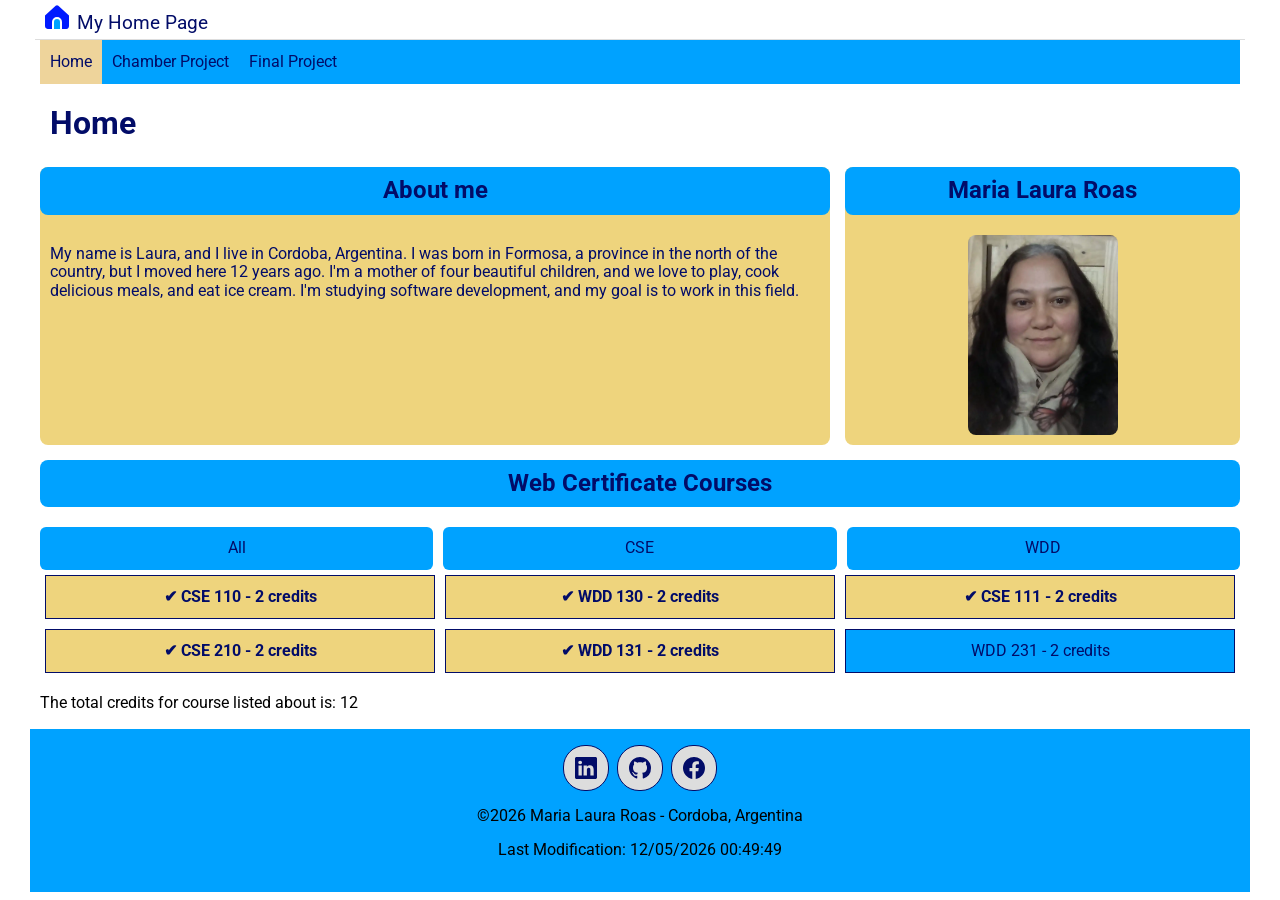
<file: index.html>
<!DOCTYPE html>
<html lang="en">
<head>
    <meta charset="UTF-8">
    <meta name="viewport" content="width=device-width, initial-scale=1.0">
    <title>WDD231 - Web Fronted Development I - Maria Laura Roas - Home Page</title>
    <meta name="description" content="WDD231 - Web Fronted Development - Maria Laura Roas- Home Page">
    <meta name="author" content="Maria Laura Roas">
    <meta property="og:title" content="Homepage-Maria Laura Roas">
    <meta property="og:description" content="Welcome to my home page">
    <meta property="og:url" content="https://roasmarialaura.github.io/wdd231/index.html">
    <meta property="og:image" content="images/homepage.jpg">
    <link rel="stylesheet" href="styles/normalize.css">
    <link rel="stylesheet" href="styles/home-page-small.css"/>
    <link rel="stylesheet" href="styles/home-page-larger.css"/>
    <script src="scripts/navigation.js" defer></script>
    <script src="scripts/date.js" defer></script>
    <script src="scripts/course.js" defer></script>
    <link rel="preconnect" href="https://fonts.googleapis.com">
    <link rel="preconnect" href="https://fonts.gstatic.com" crossorigin>
    <link href="https://fonts.googleapis.com/css2?family=Roboto:wght@400;700&display=swap" rel="stylesheet">
</head>
<body>
    <header>
        <img src="images/home.svg" alt="site logo" width="512" height="512">
        <span>My Home Page</span>
        <button id="nav-button" class="hamburger" aria-label="navigation"></button>
    </header>
    <nav id="nav-bar" class="navigation">
        <ul>
           <li class="current"><a href="#">Home</a></li>
           <li><a href="#">Chamber Project</a></li>
           <li><a href="#">Final Project</a></li>
        </ul>
    </nav>
    <main class="container">
        <h1>Home</h1>
        <section class="card-about">
            <h2>About me</h2>
            <p>
                My name is Laura, and I live in Cordoba, Argentina. I was born in Formosa, 
                a province in the north of the country, but I moved here 12 years ago. 
                I'm a mother of four beautiful children, and we love to play, cook delicious meals, and eat ice cream. 
                I'm studying software development, and my goal is to work in this field.
            </p>

        </section>
        <section class="card-photo">
            <h2>Maria Laura Roas</h2>
            <div class="photo">
                <img src="images/my-photo.webp" alt="Maria Laura Roas" class="image">
            </div>    
        </section>
        <section class="card-courses">
            <h2>Web Certificate Courses</h2>
            <div class="buttons">
                <button id="all">All</button>
                <button id="cse">CSE</button>
                <button id="wdd">WDD</button>
            </div>
            <div id="courses" class="courses"></div>
            <p>The total credits for course listed about is: <span id="credits"></span></p>
            <dialog id="course-details"></dialog>
        </section>

    </main>
    <footer>
        <div class="social">
            <a href="https://www.linkedin.com/in/maria-laura-roas-2675a4381" target="_blank"><img src="images/linkedin.svg" alt="linkedin" width="16" height="16"></a>
            <a href="https://github.com/roasmarialaura" target="_blank"><img src="images/github.svg" alt="github" width="16" height="16"></a>
            <a href="https://www.facebook.com/marialaura.roas" target="_blank"><img src="images/facebook.svg" alt="facebook" width="16" height="16"></a>
        </div>
        <p>
            <span id="currentYear"></span>
            Maria Laura Roas - Cordoba, Argentina
        </p>
        <p>
            <span id="lastModified"></span> 
        </p>
    </footer>   
</body>
</html>
</file>
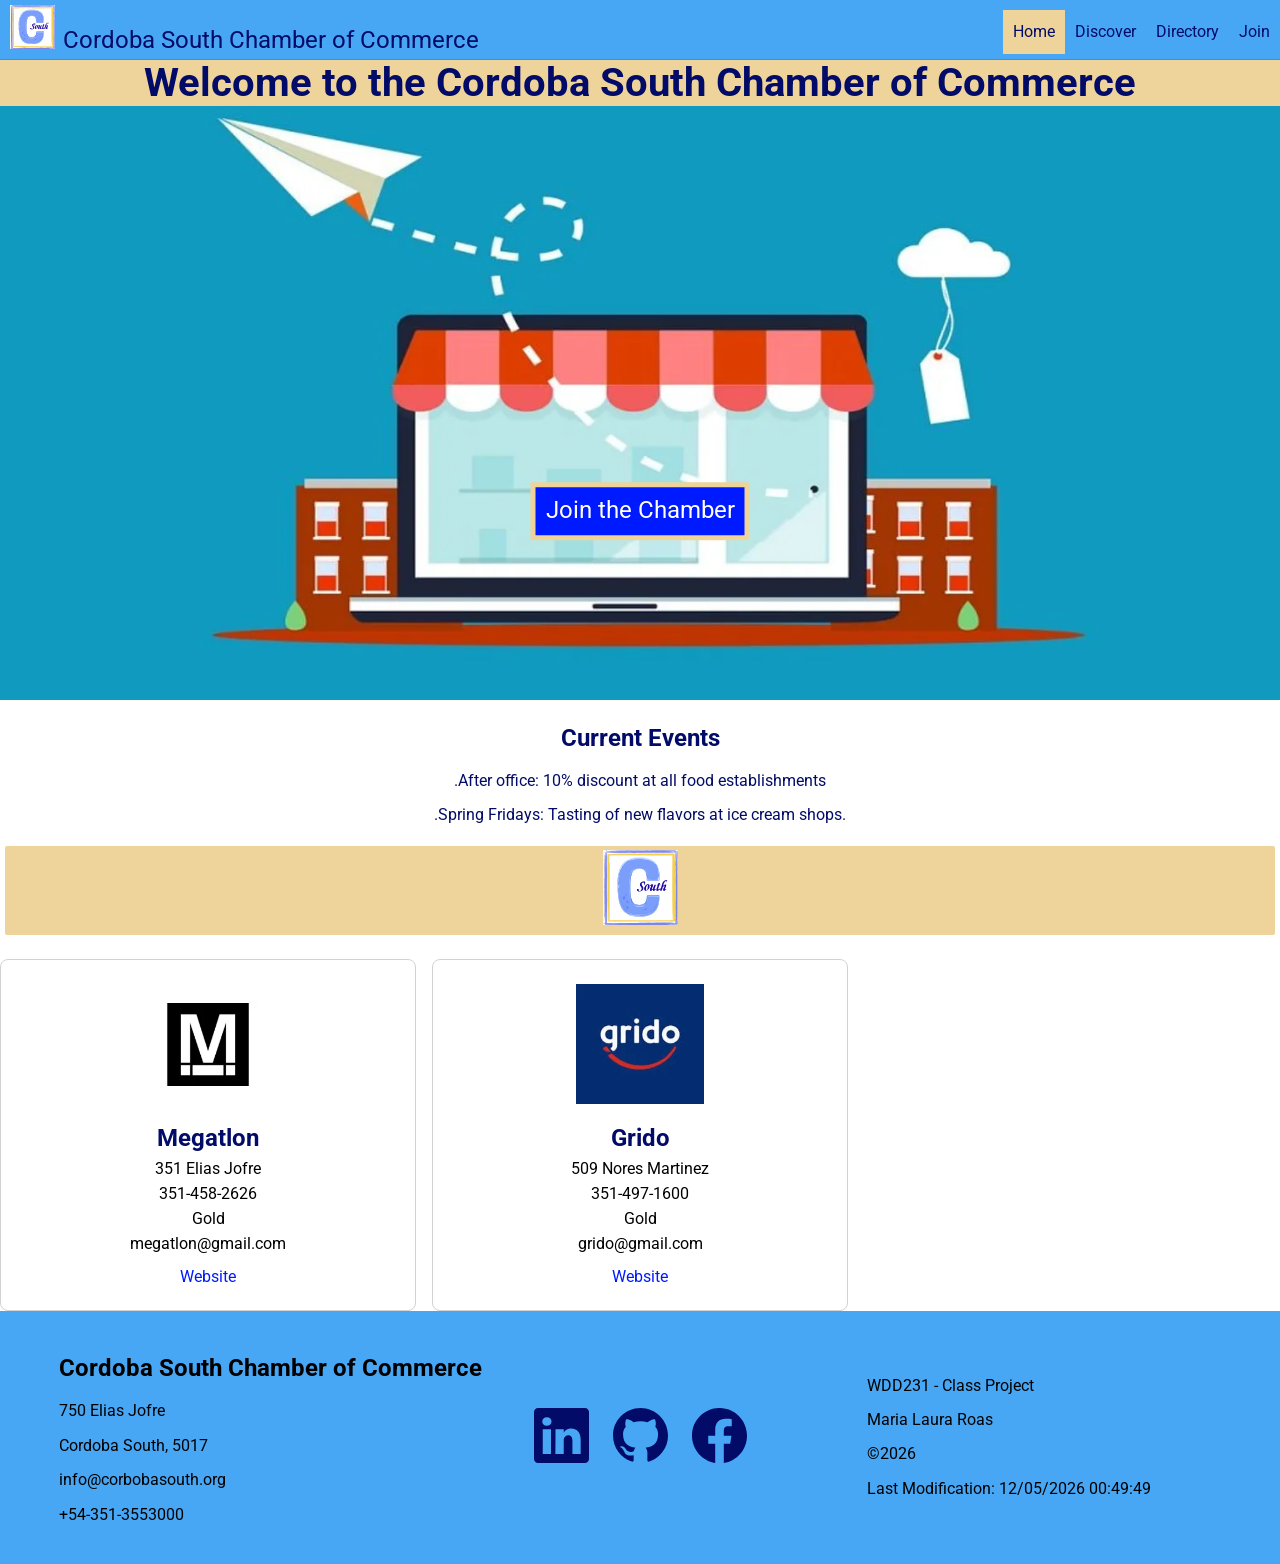
<file: chamber/index.html>
<!DOCTYPE html>
<html lang="en">
<head>
    <meta charset="UTF-8">
    <meta name="viewport" content="width=device-width, initial-scale=1.0">
    <title>Chamber Home Page</title>
    <meta name="description" content="WDD231 - Web Fronted Development I - Maria Laura Roas- Home Page">
    <meta name="author" content="Maria Laura Roas">
    <meta property="og:title" content="Home page of the Cordoba South Chamber of Commerce">
    <meta property="og:description" content="Discover the best local businesses, attractions, events, and opportunities in the southern area of Cordoba city.">
    <meta property="og:url" content="http://127.0.0.1:5500/chamber/index.html#">
    <meta property="og:image" content="https://roasmarialaura.github.io/wdd231/chamber/images/hero5-large.webp">
    
    <link rel="stylesheet" href="styles/normalize.css">
    <link rel="preconnect" href="https://fonts.googleapis.com">
    <link rel="preconnect" href="https://fonts.gstatic.com" crossorigin>
    <link href="https://fonts.googleapis.com/css2?family=Roboto:wght@400;700&display=swap" rel="stylesheet">

    <link rel="stylesheet" href="styles/chamber-small.css">
    <link rel="stylesheet" href="styles/medium.css">
    <link rel="stylesheet" href="styles/chamber-larger.css">
    <script src="scripts/navigation.js" defer></script>
    <script src="scripts/date.js" defer></script>
    <script src="scripts/home.js" defer></script>
    <script src="scripts/weather.js" defer></script>
    <link rel="icon" href="favicon.ico">

</head>
<body>
    <header>
        <img src="images/logo.svg" alt="site logo" width="45" height="45">
        <span>Cordoba South Chamber of Commerce</span>
        <button id="nav-button" class="hamburger" aria-label="navigation"></button>
    
        <nav id="nav-bar" class="navigation">
            <ul>
            <li class="current"><a href="#">Home</a></li>
            <li><a href="discover.html">Discover</a></li>
            <li><a href="directory.html">Directory</a></li>
            <li><a href="join.html">Join</a></li>
            </ul>
        </nav>
    </header>
    <main>
        <section class="hero">
            <h1>Welcome to the Cordoba South Chamber of Commerce</h1>
            <picture>
                <source srcset="images/hero5-large.webp" media="(min-width: 1000px)">
                <source srcset="images/hero5-medium.webp" media="(min-width: 550px)">
                <img src="images/hero5-small.webp" alt="Cordoba Chamber of Commerce" width="500" height="250">
            </picture>
            <button id="join">Join the Chamber</button>
        </section>
        <section class="current-events">
            <h2>Current Events</h2>
            <p>.After office: 10% discount at all food establishments</p>
            <p>.Spring Fridays: Tasting of new flavors at ice cream shops.</p>
        </section>

        <section class="card-weather">
            <div id="weather">
                <h2 id="town"></h2>
                <img id="graphic" src="images/logo.svg" alt="">
                <p id="description"></p>
                <p id="temperature"></p>
            </div>
            <div id="forecast"></div>
        </section>
	    <section class="spotlights">
            <article class="grid-spotlights"></article>
        </section>
        
    </main>
    <footer>
        <div class="footer-container">
            <section class="contact">
                <h2>Cordoba South Chamber of Commerce</h2>
                <p>750 Elias Jofre</p>
                <p>Cordoba South, 5017</p>
                <p>info@corbobasouth.org</p>
                <p>+54-351-3553000</p>
            </section>
            <section class="social">
                <a href="https://www.linkedin.com/in/maria-laura-roas-2675a4381" target="_blank"><img src="images/linkedin.svg" alt="linkedin" width="16" height="16"></a>
                <a href="https://github.com/roasmarialaura" target="_blank"><img src="images/github.svg" alt="github" width="16" height="16"></a>
                <a href="https://www.facebook.com/marialaura.roas" target="_blank"><img src="images/facebook.svg" alt="facebook" width="16" height="16"></a>
            </section>
            <section class="info">
                <p>WDD231 - Class Project</p>
                <p>Maria Laura Roas</p>
                <p>    
                    <span id="currentYear"></span>                           
                </p>
                <p>
                    <span id="lastModified"></span> 
                </p>
            </section>
        </div>
           
    </footer>

</body>
</html>
</file>
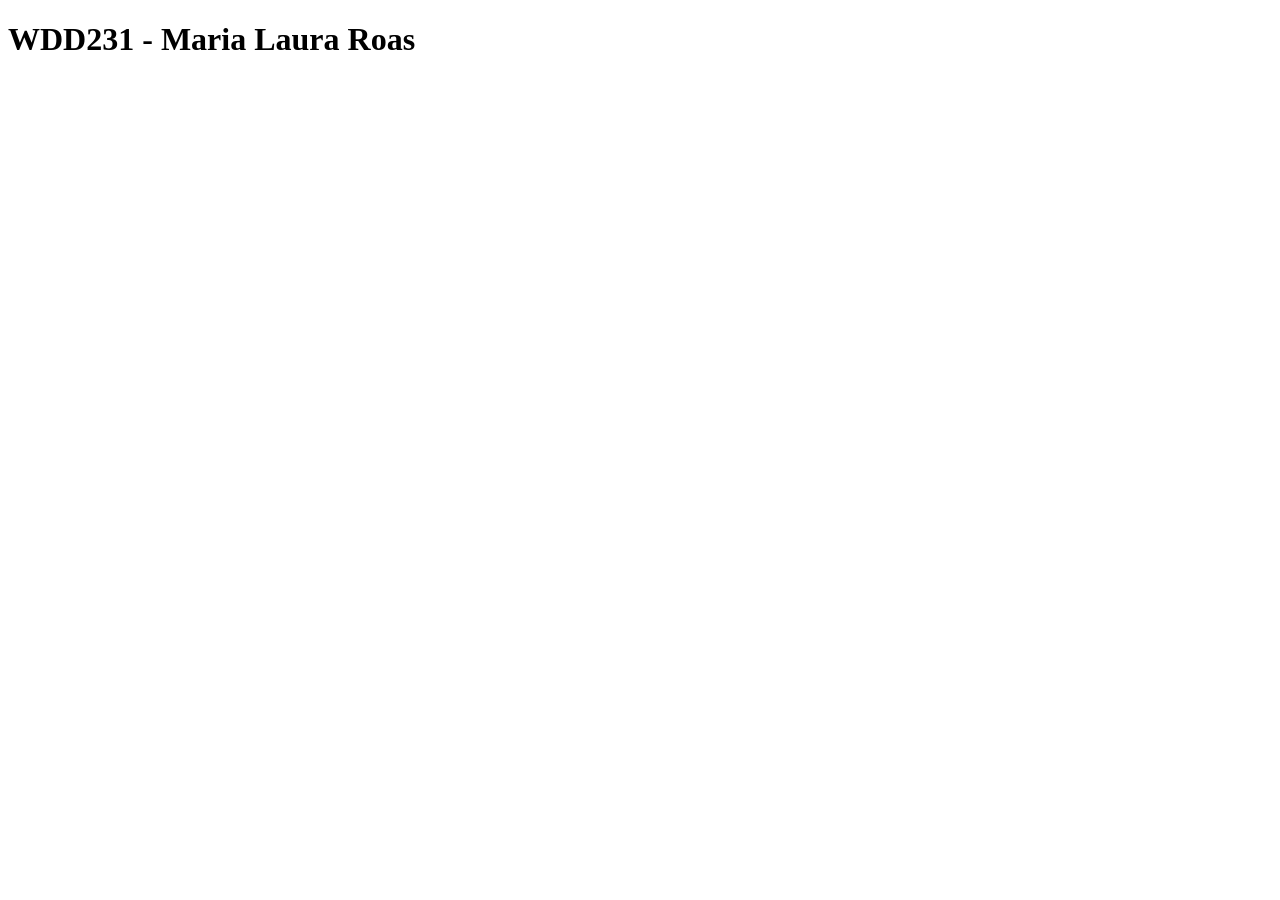
<file: demo.html>
<!DOCTYPE html>
<html lang="en">
<head>
    <meta charset="UTF-8">
    <meta name="viewport" content="width=device-width, initial-scale=1.0">
    <title>WDD231</title>
</head>
<body>
    <H1>WDD231 - Maria Laura Roas</H1>
</body>
</html>
</file>
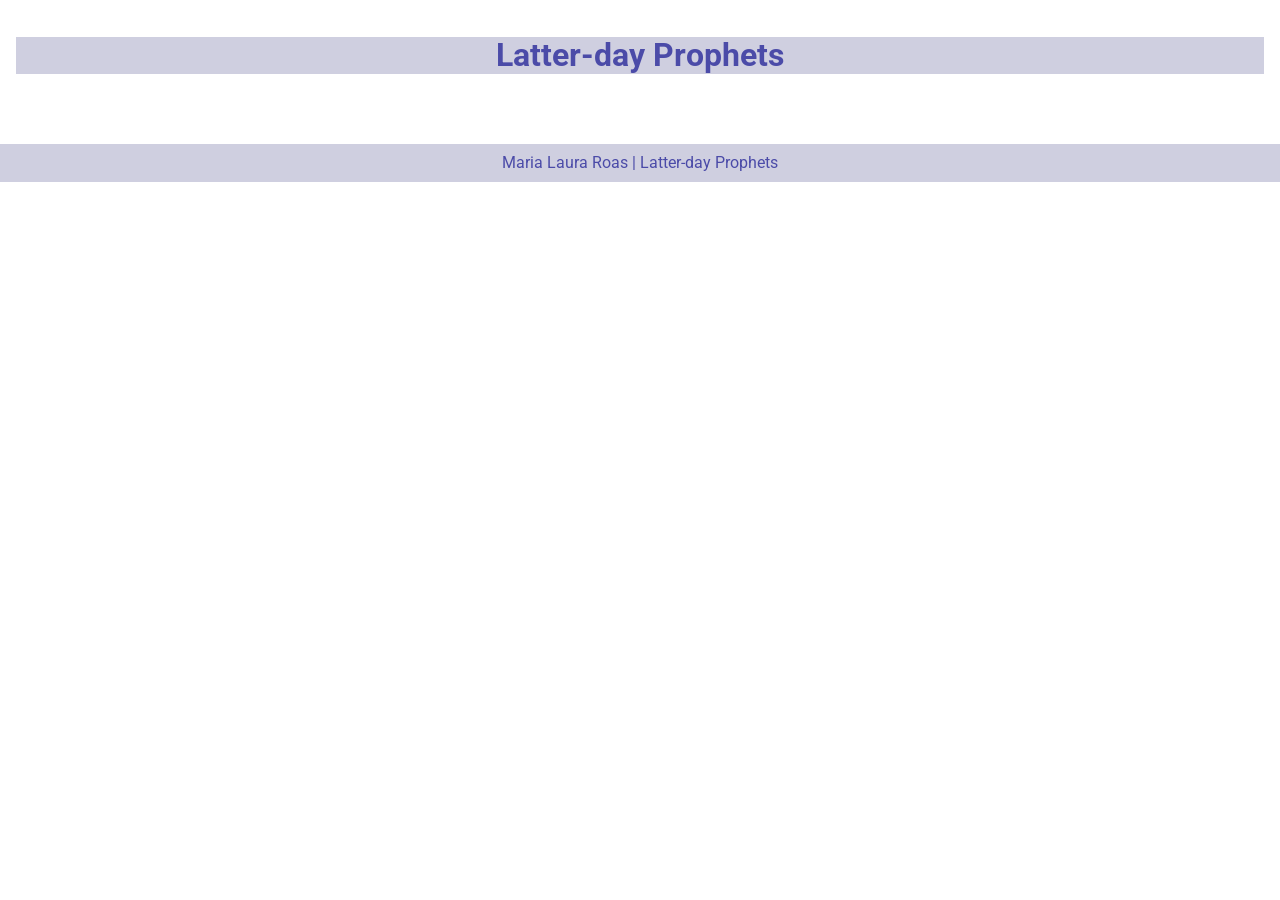
<file: prophets.html>
<!DOCTYPE html>
<html lang="en">
<head>
    <meta charset="UTF-8">
    <meta name="viewport" content="width=device-width, initial-scale=1.0">
    <title>Prophets</title>
    <meta name="description" content="WDD231 - Web Fronted Development - Maria Laura Roas- Prophets">
    <meta name="author" content="Maria Laura Roas">
    <link rel="stylesheet" href="styles/normalize.css">
    <link rel="stylesheet" href="styles/prophets.css"/>
    <script src="scripts/prophets.js" defer></script>
    <link rel="preconnect" href="https://fonts.googleapis.com">
    <link rel="preconnect" href="https://fonts.gstatic.com" crossorigin>
    <link href="https://fonts.googleapis.com/css2?family=Roboto:wght@400;700&display=swap" rel="stylesheet">
</head>
<body>
    <header>
  <h1>Latter-day Prophets</h1>
</header>
<main>
  <div id="cards"></div>
</main>
<footer>
  Maria Laura Roas | Latter-day Prophets
</footer>
    
</body>
</html>
</file>
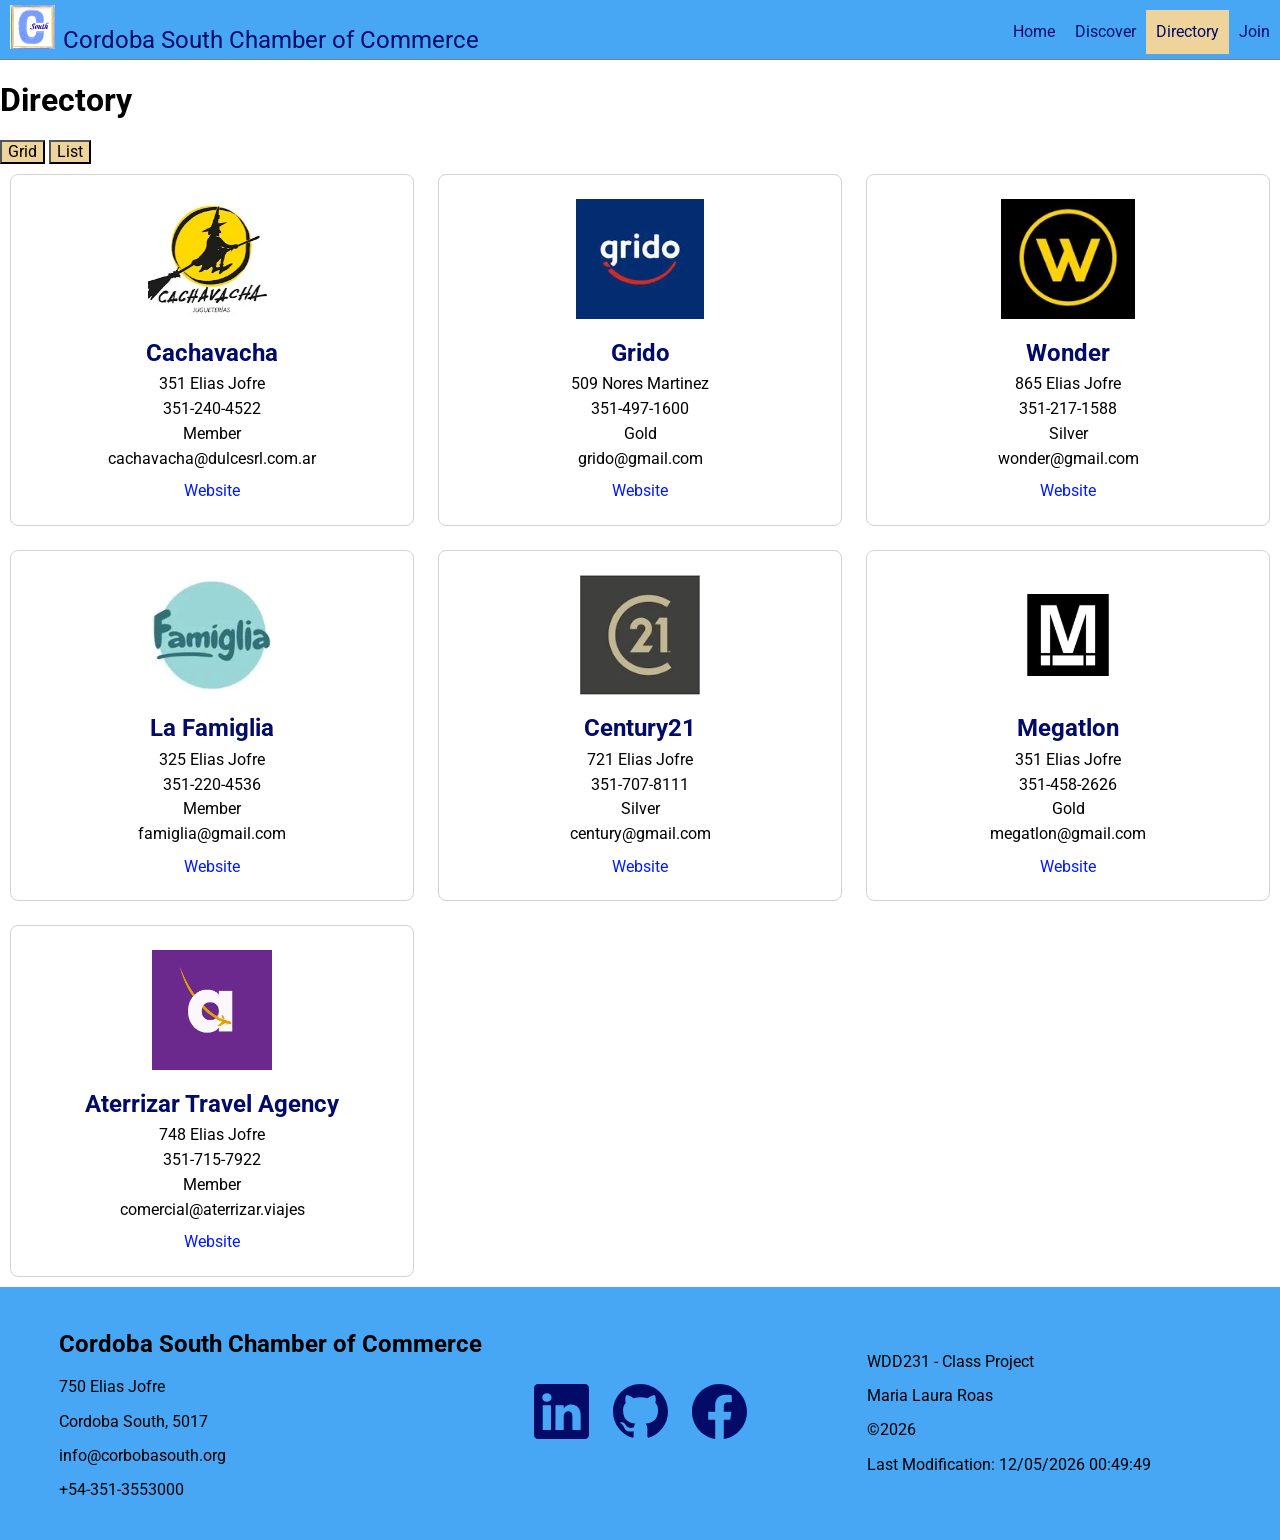
<file: chamber/directory.html>
<!DOCTYPE html>
<html lang="en">
<head>
    <meta charset="UTF-8">
    <meta name="viewport" content="width=device-width, initial-scale=1.0">
    <title>Chamber Directory Page</title>
    <meta name="description" content="WDD231 - Web Fronted Development I - Maria Laura Roas- Home Page">
    <meta name="author" content="Maria Laura Roas">
    <meta property="og:title" content="Directory page">
    <meta property="og:description" content="Visit the best stores in the southern area of ​​Cordoba, check out their prices and offers.">
    <meta property="og:url" content="http://127.0.0.1:5500/chamber/directory.html">
    <meta property="og:image" content="https://roasmarialaura.github.io/wdd231/chamber/directory.html">
    
    <link rel="stylesheet" href="styles/normalize.css">
    <link rel="preconnect" href="https://fonts.googleapis.com">
    <link rel="preconnect" href="https://fonts.gstatic.com" crossorigin>
    <link href="https://fonts.googleapis.com/css2?family=Roboto:wght@400;700&display=swap" rel="stylesheet">
    <link rel="stylesheet" href="styles/chamber-small.css">
    <link rel="stylesheet" href="styles/chamber-larger.css">
    <script src="scripts/navigation.js" defer></script>
    <script src="scripts/date.js" defer></script>
    <script src="scripts/directory.js" defer></script>
    <link rel="icon" href="favicon.ico">

    
</head>
<body>
    <header>
        <img src="images/logo.svg" alt="site logo" width="45" height="45">
        <span>Cordoba South Chamber of Commerce</span>
        <button id="nav-button" class="hamburger" aria-label="navigation"></button>
    
        <nav id="nav-bar" class="navigation">
            <ul>
            <li><a href="index.html">Home</a></li>
            <li><a href="discover.html">Discover</a></li>
            <li class="current"><a href="#">Directory</a></li>
            <li><a href="join.html">Join</a></li>
            </ul>
        </nav>
    </header>
    <main>
        <h1>Directory</h1>
	    <div class="menu">
		    <button id="grid">Grid</button>
		    <button id="list">List</button>
	    </div>
        <article class="grid"></article>
    </main>
    <footer>
        <div class="footer-container">
            <section class="contact">
                <h2>Cordoba South Chamber of Commerce</h2>
                <p>750 Elias Jofre</p>
                <p>Cordoba South, 5017</p>
                <p>info@corbobasouth.org</p>
                <p>+54-351-3553000</p>
            </section>
            <section class="social">
                <a href="https://www.linkedin.com/in/maria-laura-roas-2675a4381" target="_blank"><img src="images/linkedin.svg" alt="linkedin" width="16" height="16"></a>
                <a href="https://github.com/roasmarialaura" target="_blank"><img src="images/github.svg" alt="github" width="16" height="16"></a>
                <a href="https://www.facebook.com/marialaura.roas" target="_blank"><img src="images/facebook.svg" alt="facebook" width="16" height="16"></a>
            </section>
            <section class="info">
                <p>WDD231 - Class Project</p>
                <p>Maria Laura Roas</p>
                <p>    
                    <span id="currentYear"></span>                           
                </p>
                <p>
                    <span id="lastModified"></span> 
                </p>
            </section>
        </div>
           
    </footer>

</body>
</html>
</file>
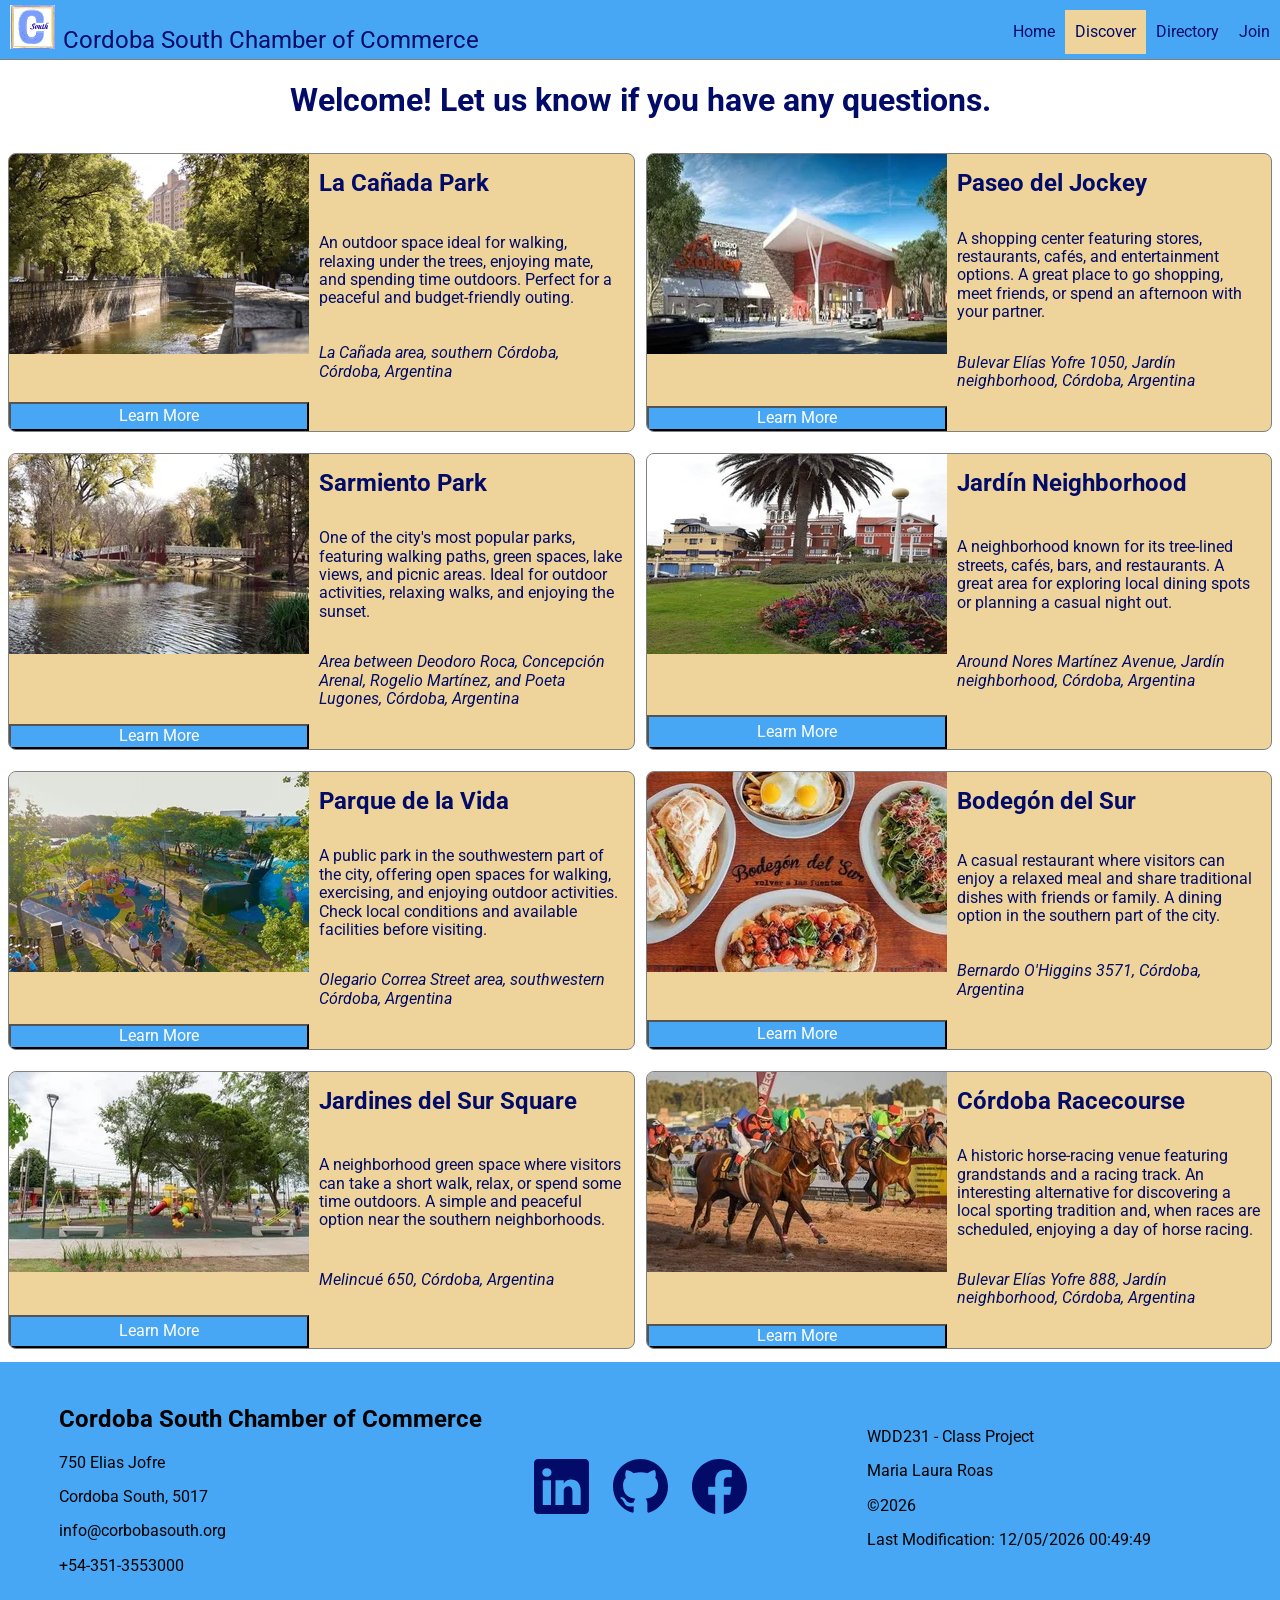
<file: chamber/discover.html>
<!DOCTYPE html>
<html lang="en">
<head>
    <meta charset="UTF-8">
    <meta name="viewport" content="width=device-width, initial-scale=1.0">
    <title>Chamber Discover Page</title>
    <meta name="description" content="WDD231 - Web Fronted Development I - Maria Laura Roas- Discover Page">
    <meta name="author" content="Maria Laura Roas">
    <meta property="og:title" content="Discover page">
    <meta property="og:description" content="Discover the most fun activities in the southern area of Cordoba city.">
    <meta property="og:url" content="http://127.0.0.1:5500/chamber/discover.html">
    <meta property="og:image" content="https://roasmarialaura.github.io/wdd231/chamber/discover.html">
    
    <link rel="stylesheet" href="styles/normalize.css">
    <link rel="preconnect" href="https://fonts.googleapis.com">
    <link rel="preconnect" href="https://fonts.gstatic.com" crossorigin>
    <link href="https://fonts.googleapis.com/css2?family=Roboto:wght@400;700&display=swap" rel="stylesheet">

    <link rel="stylesheet" href="styles/chamber-small.css">
    <link rel="stylesheet" href="styles/medium.css">
    <link rel="stylesheet" href="styles/chamber-larger.css">
    <script src="scripts/navigation.js" defer></script>
    <script src="scripts/date.js" defer></script>
    <script src="scripts/discover.js" type="module"></script>
    <link rel="icon" href="favicon.ico">

</head>
<body>
    <header>
        <img src="images/logo.svg" alt="site logo" width="45" height="45">
        <span>Cordoba South Chamber of Commerce</span>
        <button id="nav-button" class="hamburger" aria-label="navigation"></button>
    
        <nav id="nav-bar" class="navigation">
            <ul>
            <li><a href="home.html">Home</a></li>
            <li class="current"><a href="#">Discover</a></li>
            <li><a href="directory.html">Directory</a></li>
            <li><a href="join.html">Join</a></li>
            </ul>
        </nav>
    </header>
    <main>
        <h1 id="visitMessage"></h1>
        <article id="allPlaces"></article>
    </main>
    <footer>
        <div class="footer-container">
            <section class="contact">
                <h2>Cordoba South Chamber of Commerce</h2>
                <p>750 Elias Jofre</p>
                <p>Cordoba South, 5017</p>
                <p>info@corbobasouth.org</p>
                <p>+54-351-3553000</p>
            </section>
            <section class="social">
                <a href="https://www.linkedin.com/in/maria-laura-roas-2675a4381" target="_blank"><img src="images/linkedin.svg" alt="linkedin" width="16" height="16"></a>
                <a href="https://github.com/roasmarialaura" target="_blank"><img src="images/github.svg" alt="github" width="16" height="16"></a>
                <a href="https://www.facebook.com/marialaura.roas" target="_blank"><img src="images/facebook.svg" alt="facebook" width="16" height="16"></a>
            </section>
            <section class="info">
                <p>WDD231 - Class Project</p>
                <p>Maria Laura Roas</p>
                <p>    
                    <span id="currentYear"></span>                           
                </p>
                <p>
                    <span id="lastModified"></span> 
                </p>
            </section>
        </div>
           
    </footer>
    
</body>
</html>
</file>
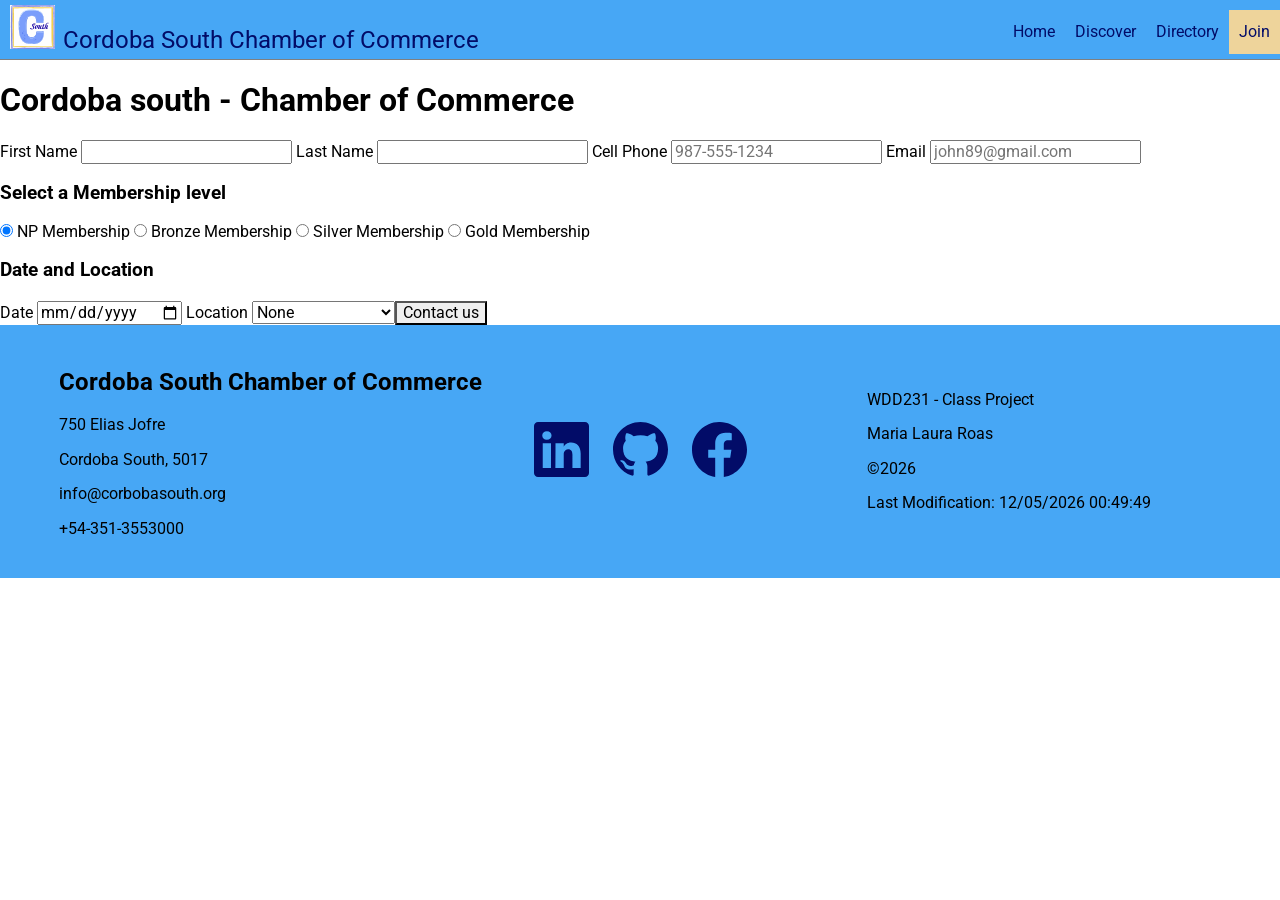
<file: chamber/join.html>
<!DOCTYPE html>
<html lang="en">
<head>
    <meta charset="UTF-8">
    <meta name="viewport" content="width=device-width, initial-scale=1.0">
    <title>Chamber Join Page</title>
    <meta name="description" content="WDD231 - Web Fronted Development I - Maria Laura Roas- Home Page">
    <meta name="author" content="Maria Laura Roas">
    <meta property="og:title" content="Directory page">
    <meta property="og:description" content="Visit the best stores in the southern area of ​​Cordoba, check out their prices and offers.">
    <meta property="og:url" content="http://127.0.0.1:5500/chamber/directory.html">
    <meta property="og:image" content="https://roasmarialaura.github.io/wdd231/chamber/directory.html">
    
    <link rel="stylesheet" href="styles/normalize.css">
    <link rel="preconnect" href="https://fonts.googleapis.com">
    <link rel="preconnect" href="https://fonts.gstatic.com" crossorigin>
    <link href="https://fonts.googleapis.com/css2?family=Roboto:wght@400;700&display=swap" rel="stylesheet">
    <link rel="stylesheet" href="styles/chamber-small.css">
    <link rel="stylesheet" href="styles/chamber-larger.css">
    <script src="scripts/navigation.js" defer></script>
    <script src="scripts/date.js" defer></script>
    <script src="scripts/directory.js" defer></script>
    <link rel="icon" href="favicon.ico">

    
</head>
<body>
    <header>
        <img src="images/logo.svg" alt="site logo" width="45" height="45">
        <span>Cordoba South Chamber of Commerce</span>
        <button id="nav-button" class="hamburger" aria-label="navigation"></button>
    
        <nav id="nav-bar" class="navigation">
            <ul>
            <li><a href="index.html">Home</a></li>
            <li><a href="discover.html">Discover</a></li>
            <li><a href="directory.html">Directory</a></li>
            <li class="current"><a href="#">Join</a></li>
            </ul>
        </nav>
    </header>
    <main>
        <h1>Cordoba south - Chamber of Commerce</h1>

        <form method="GET" action="thanks.html" class="designOne">
            <label>First Name <input type="text" name="first" required autocomplete="given-name" title="Your First Name"></label>
            <label>Last Name <input type="text" name="last" required autocomplete="family-name" title="Your Last Name"></label>
            <label>Cell Phone <input type="tel" name="phone"  autocomplete="tel" title="A Phone Number with dashes" placeholder="987-555-1234" ></label>
            <label>Email <input type="email" name="email" required placeholder="john89@gmail.com"  title="Your Email" autocomplete="email"></label>
  

            <h3>Select a Membership level</h3>
            <label><input type="radio" name="membership" value="NP" checked> NP Membership</label>
            <label><input type="radio" name="membership" value="Bronze"> Bronze Membership</label>
            <label><input type="radio" name="membership" value="Silver"> Silver Membership</label>
            <label><input type="radio" name="membership" value="Gold"> Gold Membership</label>

        
            <h3>Date and Location</h3>
            <label>Date <input type="date" name="date" required></label>

            <label>Location
                <select name="location" required>
                <option value="">None</option>
                <option value="Payson">Payson</option>
                <option value="Orem">Orem</option>
                <option value="Provo City Center">Provo City Center</option>
            </label>

            <input type="submit" value="Contact us">
        </form>

    </main>
       
    <footer>
        <div class="footer-container">
            <section class="contact">
                <h2>Cordoba South Chamber of Commerce</h2>
                <p>750 Elias Jofre</p>
                <p>Cordoba South, 5017</p>
                <p>info@corbobasouth.org</p>
                <p>+54-351-3553000</p>
            </section>
            <section class="social">
                <a href="https://www.linkedin.com/in/maria-laura-roas-2675a4381" target="_blank"><img src="images/linkedin.svg" alt="linkedin" width="16" height="16"></a>
                <a href="https://github.com/roasmarialaura" target="_blank"><img src="images/github.svg" alt="github" width="16" height="16"></a>
                <a href="https://www.facebook.com/marialaura.roas" target="_blank"><img src="images/facebook.svg" alt="facebook" width="16" height="16"></a>
            </section>
            <section class="info">
                <p>WDD231 - Class Project</p>
                <p>Maria Laura Roas</p>
                <p>    
                    <span id="currentYear"></span>                           
                </p>
                <p>
                    <span id="lastModified"></span> 
                </p>
            </section>
        </div>
           
    </footer>

</body>
</html>
</file>
<file: styles/home-page-small.css>
body {
    
    background-color: rgb(255, 255, 255); 
    font-family: "Roboto", sans-serif;

}

header {
  display: grid;
  grid-template-columns: 24px auto 44px;
  padding: 5px 0 5px 10px;
  align-items: end;
  border-bottom: solid 1px rgb(221, 221, 221);
  column-gap: 8px;
  background-color: rgb(255, 255, 255)
}

header img {
  display: block;
  width: 100%;
  height: auto;
  padding-bottom: 5px;
}
header span {
  font-size: 1.2rem;
  color: rgb(2, 12, 104);
}

.hamburger {
  background: none;
  border: none;
  font-size: 2rem;
  color: rgb(0, 26, 255);
  cursor: pointer;
}
.hamburger::before{
  content: "\2630";
}
.hamburger.show::before{
  content: "\00d7";
}
.navigation {
  display: none;
  background-color: rgb(0, 162, 255);
}
.navigation.show {
  display: block;
}
.navigation ul {
  list-style-type: none;
  margin: 0%;
  padding: 0%;
}
.navigation a {
  display: block;
  padding: .8rem 10px;
  color: rgb(2, 12, 104);
  text-decoration: none;
  border-bottom: solid 1px rgb(128, 128, 128)
}
.navigation li.current {
  background-color: rgb(238, 212, 155);
}
.navigation a:hover {
  background-color: rgb(2, 12, 104);
  color:  rgb(225, 225, 225);
}

.container {
  display: flex;
  flex-direction: column;
  gap: 15px;
}
.container > h1 {
  grid-column: 1 / -1;
  margin-bottom: 10px;
  margin-left: 10px;
  color: rgb(2, 12, 104);
}

h2 {
  color: rgb(2, 12, 104);
  text-align: center;
  margin-top: 0px;
  padding: 10px;
  background-color: rgb(0, 162, 255);
  border-radius: 8px;
  
}
.card {
  margin: 10px;
  border-radius: 8px;
  padding: 10px;
   
}
.card-about {
  background-color:  rgb(238, 212, 125);
  border-radius: 8px;

}
.card-about p {
  color: rgb(2, 12, 104);
  padding: 10px;
}
.card-photo {
  background-color:  rgb(238, 212, 125);
  border-radius:  8px;
}

.photo {
  display: flex;
  justify-content: center;
  align-items: center;
  margin: 10px;

}
.photo img {
  max-width: 150px;
  border-radius: 8px;
}

.buttons {
  display: flex;
  justify-content: space-between;
  gap: 10px;
  width: 100%;
}
.buttons button {
  flex: 1;
  padding: 12px;
  border: none;
  background: rgb(0, 162, 255);
  color: rgb(2, 12, 104);
  border-radius: 6px;
}
.buttons button:hover {
  background-color: rgb(0, 26, 255);
  color: rgb(255, 255, 255);
}
.courses {
  display: flex;
  flex-direction: column;
  text-align: center;
  padding: 5px;
  gap: 10px;
}
.course {
  margin: 0;
  padding: 12px;
  background-color: rgb(0, 162, 255);
  color: rgb(2, 12, 104);
  border: rgb(2, 12, 104) solid 1px;
}
.completed {
    background-color: rgb(238, 212, 125);
    color: rgb(2, 12, 104);
    font-weight: bold;
}
dialog {
  border: 1px solid rgb(0 0 0 / 10%);
  border-radius: .25rem;
  padding: 1rem;
  background-color: #fff;
  box-shadow: 0 0 3rem #777;
  width: 90%;
  max-width: 600px;
}

::backdrop {
  background-color: rgb(0 0 0 / 50%);
}

dialog button {
  position: absolute;
  top: 23px;
  right: 23px;
  padding: .5rem 1rem;
  border: 1px solid rgb(0 0 0 / 10%);
}
/*---Footer---*/
footer {
  background-color: rgb(0, 162, 255);
  padding: 1rem 10px;
  text-align: center;
}
.social {
  display: flex;
  justify-content: center;
  column-gap: 8px;
}

.social a {
  display: flex;
  justify-content: center;
  align-items: center;
  width: 44px;
  height: 44px;
  border: rgb(2, 12, 104) solid 1px;
  border-radius: 22px;
  background-color:rgb(221, 221, 221);
}
.social img {
  width: 22px;
  height: 22px;
}
.social a:hover {
  background-color: rgb(238, 212, 125);
}
</file>
<file: styles/home-page-larger.css>
@media only screen and (min-width: 38rem){

    header, main, nav, footer {
        max-width: 1200px;
        margin: 0 auto;
    }
    header {
        grid-template-columns: 24px auto;
    }

    .hamburger {
        display: none;

    }
    .navigation {
        display: block;
    }
    .navigation ul {
        display: flex;
    }
    .navigation a {
        border: none;
    
    }
    .container {
        display: grid;
        grid-template-columns: 2fr 1fr;
        grid-template-areas: 
            "title title"
            "about photo"
            "courses courses";
    }
  
    .card-about {
        grid-area: about;
    }
    
    .card-photo {
        grid-area: photo;
    }
   
    
    
    .card-courses {
        grid-area: courses;
    }
    .courses {
        display: grid;
        grid-template-columns: repeat(3, 1fr);
        gap: 10px;
    }
    
}
</file>
<file: chamber/styles/chamber-small.css>
:root {
    --primary-color: rgb(71, 167, 245);
    --secondary-color: rgb(238, 212, 155);
    --accent-color: rgb(242, 242, 253);
    --text-dark: rgb(2, 12, 104);
    --text-light: rgb(255, 255, 255);
    --border-light: rgb(128, 128, 128);
    --border: rgb(210, 210, 210);
    --text-card: rgb(0, 26, 255);

}

body {
    background-color: var(--text-light); 
    font-family: "Roboto", sans-serif;
}

header {
    display: block;
    grid-template-columns: 24px auto 44px;
    padding: 5px 0 5px 10px;
    align-items: end;
    border-bottom: solid 1px var(--border-light);
    column-gap: 8px;
    background-color: var(--primary-color)
}

header img {
    height: auto;
    padding-bottom: 5px;
}
header span {
    font-size: 1.5rem;
    color: var(--text-dark);
}

.hamburger {
    background: none;
    border: none;
    font-size: 2rem;
    color: var(--text-dark);
    cursor: pointer;
}
.hamburger::before{
    content: "\2630";
}
.hamburger.show::before{
    content: "\00d7";
}
.navigation {
    display: none;  
}
.navigation.show {
    display: block;
}
.navigation ul {
    list-style-type: none;
    margin: 0%;
    padding: 0%;
}
.navigation a {
    display: block;
    padding: .8rem 10px;
    color: var(--text-dark);
    text-decoration: none;
    border-bottom: solid var(--border-light);
}
.navigation li.current {
    background-color: var(--secondary-color);
}
.navigation a:hover {
    background-color: var(--text-dark);
    color:  var(--text-light);
}
main .menu {
    justify-self: center;
    margin-bottom: 5px;   
}
.menu button {
    background-color: var(--secondary-color);
}
article.grid {
    display: grid;
    margin: 10px;
    grid-template-columns: 1fr;
    gap: 1rem;
}
.card {
    border: 1px solid var(--border);
    border-radius: 8px;
    padding: 1rem;
    background-color: var(--text-light);
    text-align: center;
    box-shadow: 0 2px 5px var(--primary-color);
}
.card img {
    width: 120px;
    height: 100px;
    object-fit: contain;
    margin-bottom: .5rem;
}
.card h2 {
    margin: .5rem 0;
    color: var(--text-dark);
}
.card p {
    margin: .4rem 0;
}
.card a {
    display: inline-block;
    margin-top: .5rem;
    color: var(--text-card);
    text-decoration: none;
}
.card a:hover {
    text-decoration: underline;
}
article.list {
    display: flex;
    flex-direction: column;
    gap: 1rem;
}

article.list .card img {
    display: none;
}
.hero {
    position: relative;
}
.hero h1 {
    position: absolute;
    background-color: color-mix(in srgb, var(--secondary-color) 50%, transparent);
    text-align: center;
    color: var(--text-dark);
    margin: 0px;
    font-size: 20px;
}
.hero img {
  width: 100%;
  height: auto;
  object-fit: contain;
}

.current-events {
    color: var(--text-dark);
    text-align: center;
}
#join {
    position: absolute;
    top: 70%;
    left: 50%;
    transform: translate(-50%, -50%);
    gap: 10px;
    margin-bottom: 20px;
    background-color: var(--text-card);
    color: var(--text-light);
    padding: 10px;
    border: 2px solid var(--secondary-color);
    
}
.card-weather {
    display: flex;
    flex-direction: column;
    gap: 20px;
    text-align: center;
}
.card-weather h2 {
    color: var(--text-dark);
    margin: .3rem 0;
}
.card-weather #description {
    text-transform: capitalize;
    color: var(--text-dark);
    margin: .3rem 0;
}
.card-weather #temperature {
    font-size: 2rem;
    color: var(--text-card);
    margin: .3rem 0;
}
#weather {
    background-color: var(--secondary-color);
    border-radius: 2px;
    margin: .3rem;
}
#graphic {
    width: 75px;
    height: 75px;
}
.forecast-day p{

    text-transform: capitalize;
}
.forecast-day {
    background-color: var(--primary-color);
    color: var(--text-dark);
    margin: 5px;
    padding: 5px;
    border-radius: 10px;
    
}
.grid-spotlights {
    display: grid;
    grid-template-columns: 1fr;
    gap: 1rem;
}
#allPlaces div{
    margin: 0.5rem 3px;
    border: 1px solid var(--border-light);
    background-color: var(--secondary-color);
    border-radius: 8px;
    overflow: hidden;

    display: grid;
    grid-template-areas: 
    "name"
    "photo"
    "description"
    "location";
} 
#allPlaces div h2 {
    margin: 1rem 10px;
    grid-area: name;
    color: var(--text-dark);

} 
#allPlaces div img {
    width: 100%;
    grid-area: photo;

}
#allPlaces div p {
    margin: 1rem 10px;
    grid-area: description;
    color: var(--text-dark);
}
#allPlaces div address {
    margin: 1rem 10px;
    grid-area: location;
    color: var(--text-dark);
}
#allPlaces div button {
    background-color: var(--primary-color);
    color: var(--text-light);
}
#visitMessage {
    color: var(--text-dark);
    text-align: center;
    font-size: 2.0rem;
}


footer {
    background-color: var(--primary-color);
    padding: 1.5rem;
}
.footer-container {
    display: grid;
    grid-template-columns: 1fr;
    text-align: center;
    gap: 1rem;
}
.contact,
.info {
    text-align: left;
}

.social {
    display: flex;
    justify-content: center;
    gap: 1.5rem;
}
.social img {
    width: 35px;
    height: auto;
}
</file>
<file: chamber/styles/medium.css>
@media only screen and (min-width: 38rem) {
    #allPlaces div{
     
        grid-template-areas: 
        "photo name"
        "photo description"   
        "photo location";
    } 
    #allPlaces div img {
        width: 300px;
    }
    .hero h1 {
        
        font-size: 32px;
        
    } 
    #forecast {
        display: grid;
        grid-template-columns: repeat( 3, 1fr);
    }
    

}
</file>
<file: chamber/styles/chamber-larger.css>
@media only screen and (min-width: 64rem){
    
    header {
        display: flex;
    }

    .hamburger {
        display: none;
    }
    .navigation {
        display: block;
        margin-left: auto;
        justify-content: space-between;
    }
    .navigation ul {
        display: flex;
    }
    .navigation a {
        border: none;
    }
    article.grid {
        grid-template-columns: repeat(3, 1fr);
        gap: 1.5rem;
    }
    .grid-spotlights {
        grid-template-columns: repeat(3, 1fr);
    }
    .card {
        padding: 1.5rem;
        box-shadow: none;
    }
    article.list .card:nth-child(odd) {
        background-color: var(--accent-color);
    }
    .card img {
        width: 150px;
        height: 120px;    
    }
    article.list .card {
        display: flex;
        align-items: center;
        gap: 1rem;
    }
    article.list .card img {
        width: 150px;
        height: 120px;
        margin-left: 5px;
    }
    article.list .card h2,
    article.list .card p,
    article.list .card a {
        margin: 0%;
        padding: 0%;
        flex: 1;   
    }
    #allPlaces {
        display: grid;
        grid-template-columns: 1fr 1fr;
        padding: 5px;
        gap: 5px;
    }
    #allPlaces div:hover {
        transform: scale(1.02);
	    box-shadow: 0 10px 50px var(--accent-color);
    }


    .footer-container {
        grid-template-columns: 1fr auto 1fr;
        align-items: center;
        text-align: left;
    }
    .contact {
        justify-self: center;
        text-align: left;
    }
    .info {
        justify-self: center;
        text-align: left;  
    }
    .social img {
        width: 55px;
    } 
    .hero h1 {
        position: absolute;
        width: 100%;
        background-color: var(--secondary-color);
        font-size: 40px;
        
    }
    #join {
        border: 5px solid var(--secondary-color);
        border-radius: 2px;
        font-size: 1.5rem;
    }
    
}
</file>
<file: styles/prophets.css>
body {
	font-family: Roboto, sans-serif;
}   

header {
  text-align: center;
  padding: 1rem;
}
h1 {
	
    background-color: #cfcfe0;
    color: #4b4ba8;
}


#cards {
  display: grid;
  grid-template-columns: 1fr;
  gap: 1rem;
  padding: 1rem;

  
}

#cards section {
  background-color: #cfcfe0;
  border: 1px solid #4b4ba8;
  padding: 1.5rem;
  text-align: center;
 
}

#cards h2 {
  color: #4b4ba8;
  font-size: 2rem;
  margin-bottom: 1rem;
  font-family: Georgia, serif;
}
#cards h3 {
    color: #4b4ba8;
    font-size: 2rem;
    margin-bottom: 1rem;
    font-family: Georgia, serif;
}
/*ards p {
  font-size: 1.2rem;
  margin: 0.5rem 0;
}*/

#cards img {
  margin-top: 1rem;
  width: 100%;
  max-width: 250px;
  height: auto;
  box-shadow: 0 0 20px rgba(0, 0, 0, 0.4);
}
footer {
    text-align: center;
    background-color: #cfcfe0;
    color: #4b4ba8;
    padding: 10px;
}

@media only screen and (min-width: 640px) {
  #cards {
    
    grid-template-columns: repeat(4, 1fr);
  }
}
</file>
